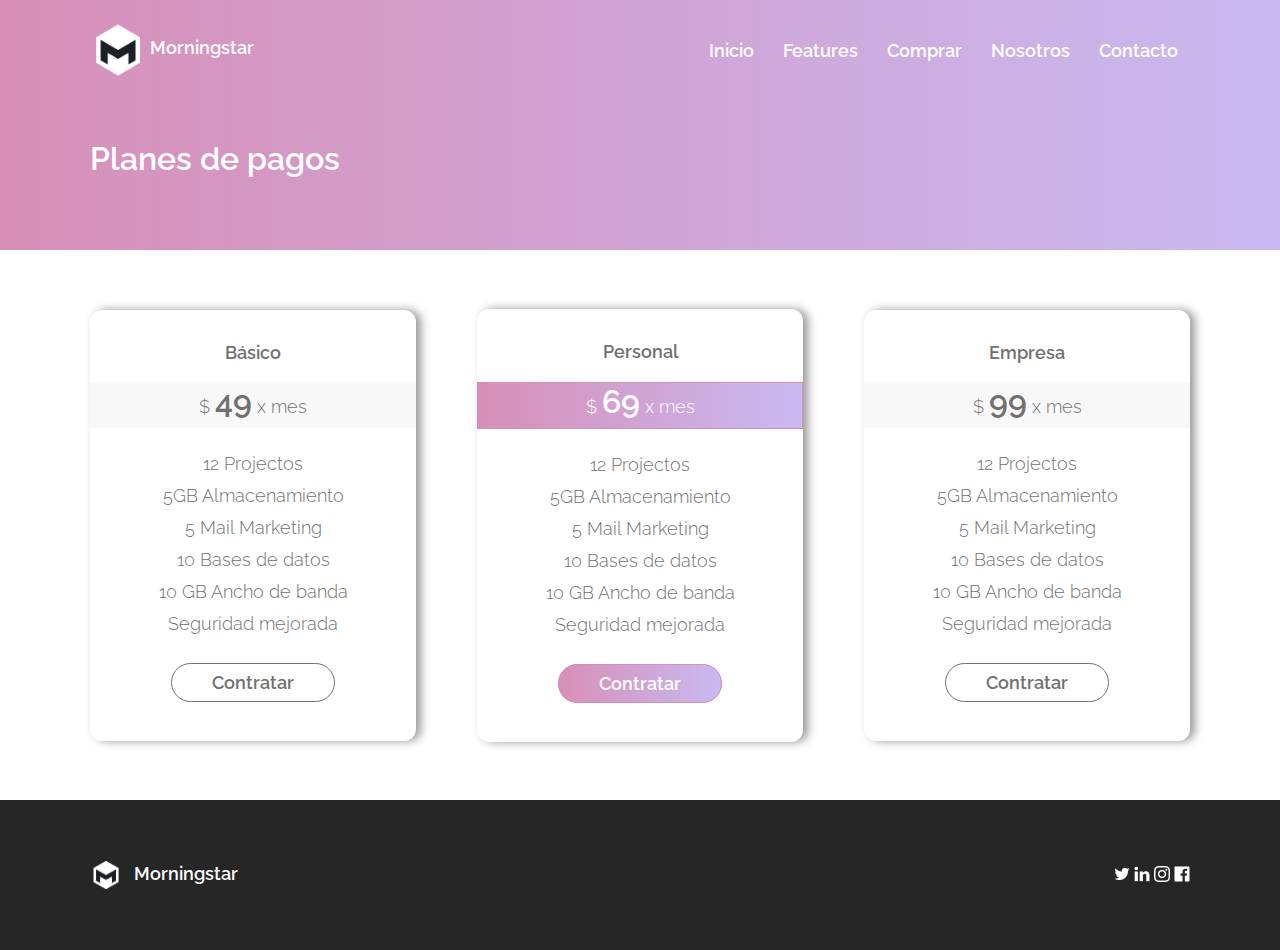
<file: comprar.html>
<!DOCTYPE html>
<html lang="en">
<head>
    <meta charset="UTF-8">
    <meta http-equiv="X-UA-Compatible" content="IE=edge">
    <meta name="viewport" content="width=device-width, initial-scale=1.0">
    <title>Morningstar</title>
</head>
<link rel="stylesheet" href="css/styles.css">
<body>
    <header>
        <div>
             <!-- MARCA ##############################-->
            <a href="index.html"> 
                <img src="css/imgs/m-iso.png" alt="Logo de Morningstar">
                Morningstar
            </a>
             <!-- NAVEGACIÓN ##########################3-->
            <nav>
                <a href="index.html">Inicio</a>
                <a href="features.html">Features</a>
                <a href="comprar.html">Comprar</a>
                <a href="nosotros.html">Nosotros</a>
                <a href="contacto.html">Contacto</a>
            </nav>

        </div>

        <h1>Planes de pagos</h1>

    </header>
    <main>

        <section id="planes">
            <article>
                <h2>Básico</h2>
                <div>
                    $ <span>49</span> x mes
                </div> 
                <ul>
                    <li>12 Projectos</li>
                    <li>5GB Almacenamiento</li>
                    <li>5 Mail Marketing</li>
                    <li>10 Bases de datos</li>
                    <li>10 GB Ancho de banda</li>
                    <li>Seguridad mejorada</li>
                </ul>
                <a href="#">Contratar</a>
            </article>
            <article id="destacado">
                <h2>Personal</h2>
                <div>
                    $ <span>69</span> x mes
                </div> 
                <ul>
                    <li>12 Projectos</li>
                    <li>5GB Almacenamiento</li>
                    <li>5 Mail Marketing</li>
                    <li>10 Bases de datos</li>
                    <li>10 GB Ancho de banda</li>
                    <li>Seguridad mejorada</li>
                </ul>
                <a href="#">Contratar</a>
            </article>
            <article>
                <h2>Empresa</h2>
                <div>
                    $ <span>99</span> x mes
                </div> 
                <ul>
                    <li>12 Projectos</li>
                    <li>5GB Almacenamiento</li>
                    <li>5 Mail Marketing</li>
                    <li>10 Bases de datos</li>
                    <li>10 GB Ancho de banda</li>
                    <li>Seguridad mejorada</li>
                </ul>
                <a href="#">Contratar</a>
            </article>
        </section>

    </main>
    <footer>
         <!-- LOGO FOOTER ##############################-->
        <div id="contenido-footer">
            
                <a href="index.html" id="logo-footer"> 
                    <img src="css/imgs/m-iso.png" alt="Logo de Morningstar">
                    Morningstar
                </a>


             <!-- REDES SOCIALES ################################-->
            <div>
                <a href="#" target="_blank">
                    <img src="css/imgs/twitter-w.png" alt="Logo de Twitter">
                </a>
                <a href="#" target="_blank">
                    <img src="css/imgs/linkedin-w.png" alt="Logo de Facebook">
                </a>
                <a href="#" target="_blank">
                    <img src="css/imgs/instagram-w.png" alt="Logo de Instagram">
                </a>
                <a href="#" target="_blank">
                    <img src="css/imgs/facebook-w.png" alt="Logo de Facebook">
                </a>
            </div>
    
        </div>

    </footer>
</body>
</html>
</file>
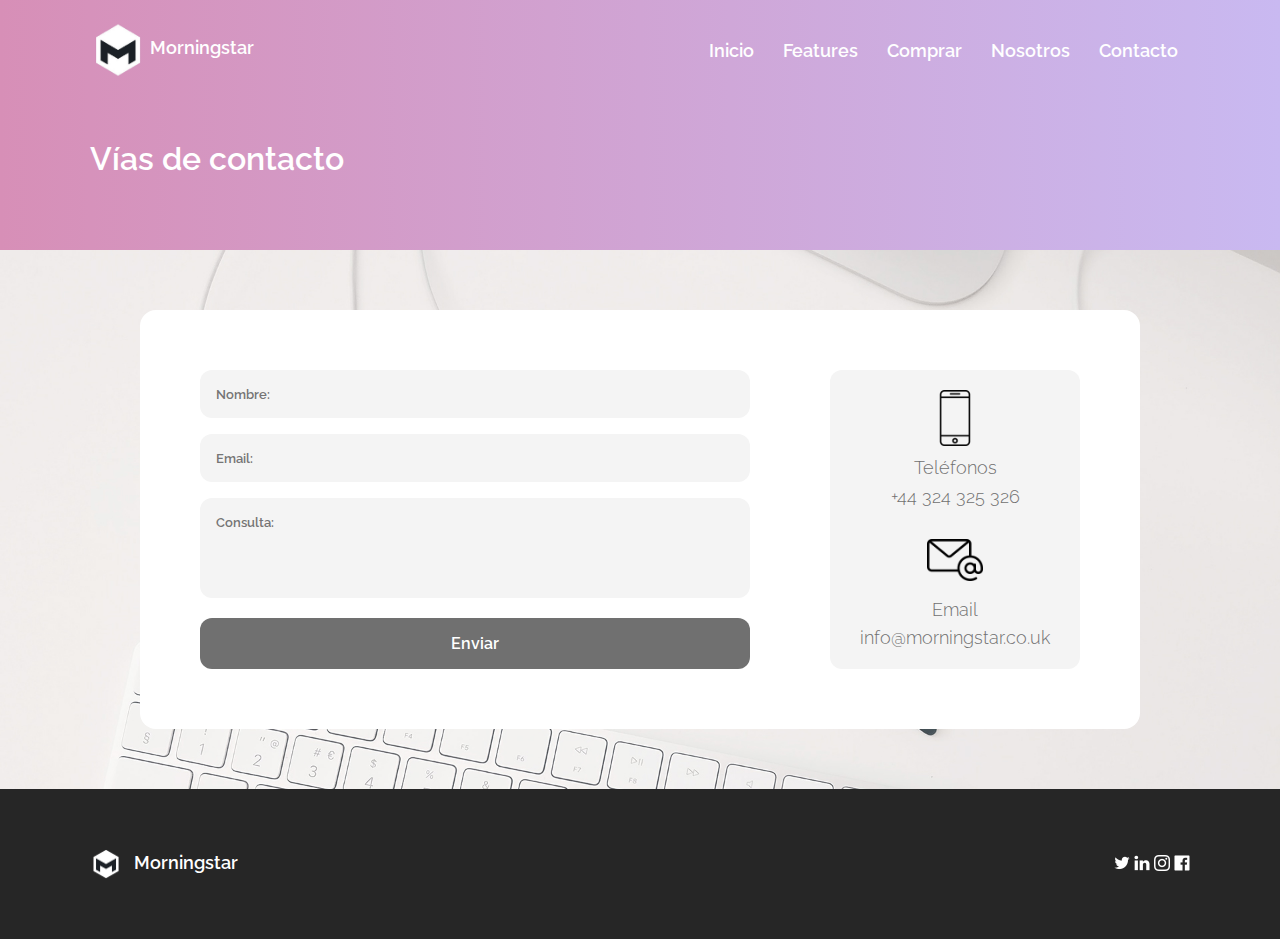
<file: contacto.html>
<!DOCTYPE html>
<html lang="en">
<head>
    <meta charset="UTF-8">
    <meta http-equiv="X-UA-Compatible" content="IE=edge">
    <meta name="viewport" content="width=device-width, initial-scale=1.0">
    <title>Morningstar</title>
</head>
<link rel="stylesheet" href="css/styles.css">
<body>
    <header>
        <div>
             <!-- MARCA ##############################-->
            <a href="index.html"> 
                <img src="css/imgs/m-iso.png" alt="Logo de Morningstar">
                Morningstar
            </a>
             <!-- NAVEGACIÓN ##########################3-->
            <nav>
                <a href="index.html">Inicio</a>
                <a href="features.html">Features</a>
                <a href="comprar.html">Comprar</a>
                <a href="nosotros.html">Nosotros</a>
                <a href="contacto.html">Contacto</a>
            </nav>

        </div>

        <h1>Vías de contacto</h1>

    </header>
    <main id="fondo-contacto">

        <section>
            <form action="">
                <input type="text" placeholder="Nombre:"> <!--- placeholder es un texto que aparece como guía para el usuario, pero no se envía, se borra cuando el usuario pone algo -->
    
                <input type="email" placeholder="Email:">

                <textarea placeholder="Consulta:"></textarea> <!-- cold y rows lo borramos y lo hacemos en CSS porque es estética-->

                <button>Enviar</button>
            </form>

            <div>
                <img src="css/imgs/smartphone.png" alt="">
                Teléfonos 
                <a href="tel:+44 324 325 326">+44 324 325 326</a>

                <img src="css/imgs/email.png" alt="">
                Email <br>
                <a href="mailto:info@morningstar.co.uk">info@morningstar.co.uk</a>
            </div>
        </section>

    </main>
    <footer>
         <!-- LOGO FOOTER ##############################-->
        <div id="contenido-footer">
            
                <a href="index.html" id="logo-footer"> 
                    <img src="css/imgs/m-iso.png" alt="Logo de Morningstar">
                    Morningstar
                </a>


             <!-- REDES SOCIALES ################################-->
            <div>
                <a href="#" target="_blank">
                    <img src="css/imgs/twitter-w.png" alt="Logo de Twitter">
                </a>
                <a href="#" target="_blank">
                    <img src="css/imgs/linkedin-w.png" alt="Logo de Facebook">
                </a>
                <a href="#" target="_blank">
                    <img src="css/imgs/instagram-w.png" alt="Logo de Instagram">
                </a>
                <a href="#" target="_blank">
                    <img src="css/imgs/facebook-w.png" alt="Logo de Facebook">
                </a>
            </div>
    
        </div>

    </footer>
</body>
</html>
</file>
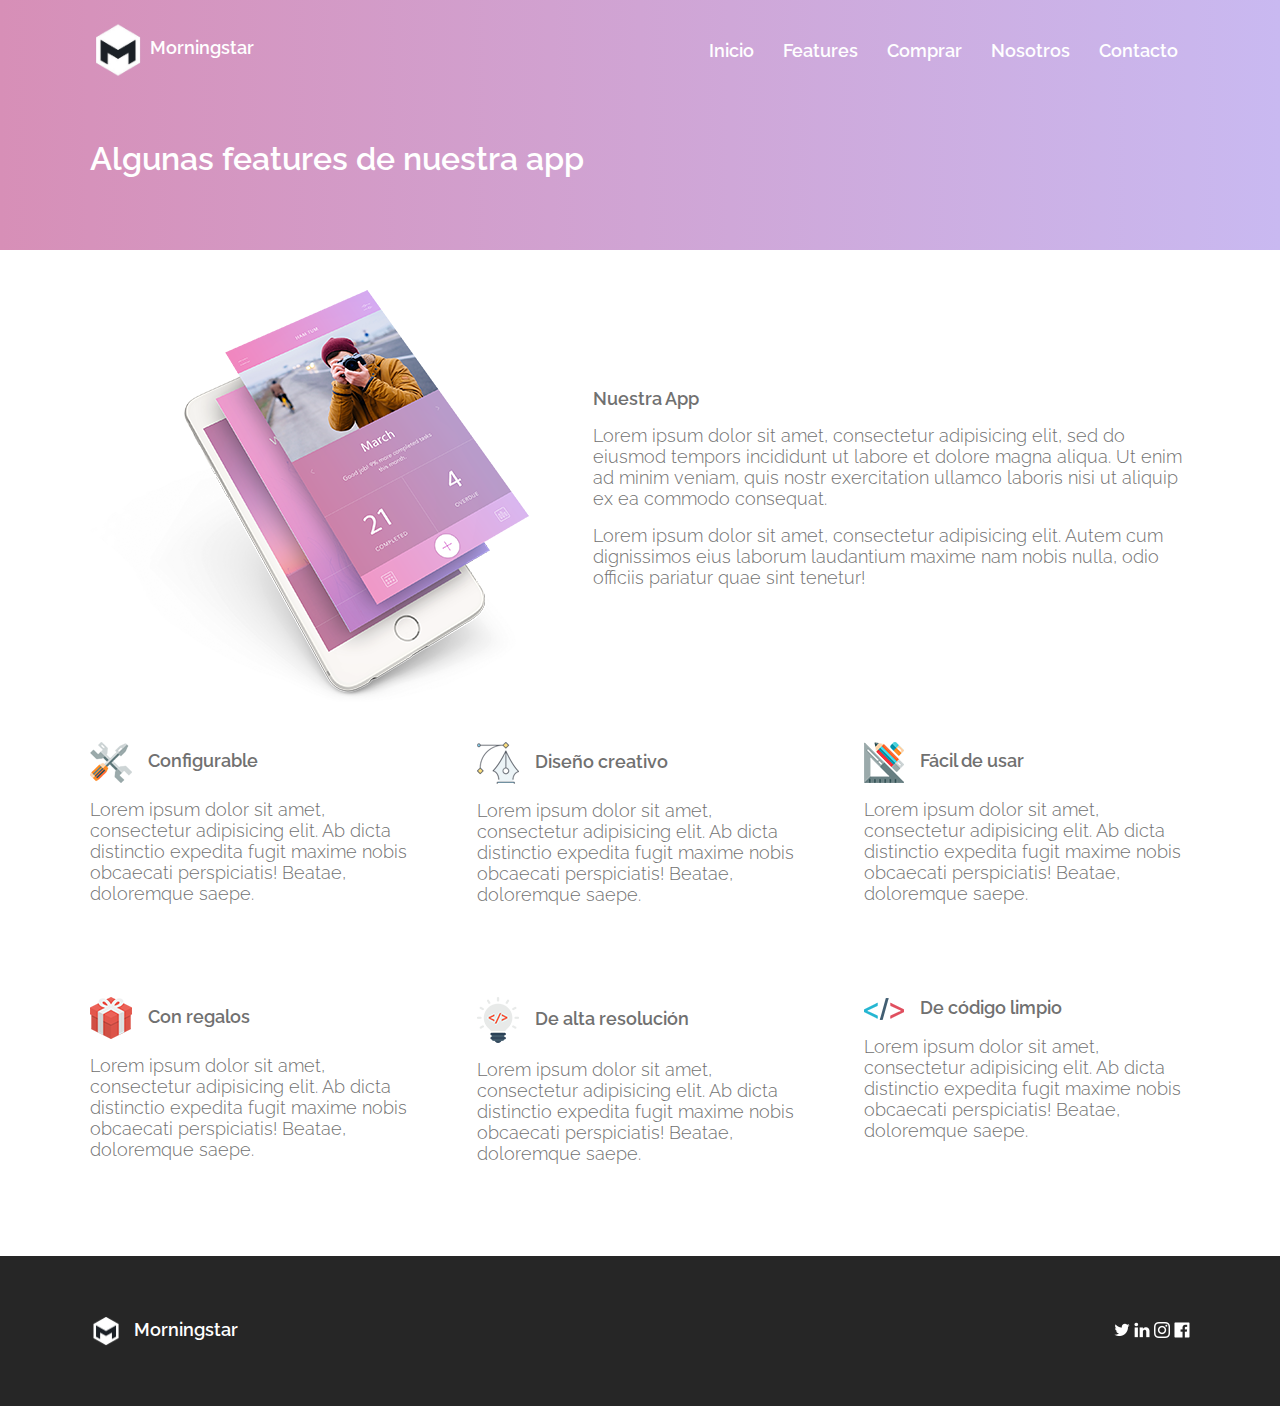
<file: features.html>
<!DOCTYPE html>
<html lang="en">
<head>
    <meta charset="UTF-8">
    <meta http-equiv="X-UA-Compatible" content="IE=edge">
    <meta name="viewport" content="width=device-width, initial-scale=1.0">
    <title>Morningstar</title>
</head>
<link rel="stylesheet" href="css/styles.css">
<body>
    <header>
        <div>
             <!-- MARCA ##############################-->
            <a href="index.html"> 
                <img src="css/imgs/m-iso.png" alt="Logo de Morningstar">
                Morningstar
            </a>
             <!-- NAVEGACIÓN ##########################3-->
            <nav>
                <a href="index.html">Inicio</a>
                <a href="features.html">Features</a>
                <a href="comprar.html">Comprar</a>
                <a href="nosotros.html">Nosotros</a>
                <a href="contacto.html">Contacto</a>
            </nav>

        </div>

        <h1>Algunas features de nuestra app</h1>

    </header>

    <main>
        <section id="nuestraApp">
            <img src="css/imgs/nuestr-app.png" alt="">
            <div>
                <h2>Nuestra App</h2>
                    <p>
                        Lorem ipsum dolor sit amet, consectetur adipisicing elit, sed do eiusmod tempors incididunt ut labore et dolore magna aliqua. Ut enim ad minim veniam, quis nostr exercitation ullamco laboris nisi ut aliquip ex ea commodo consequat.
                    </p>
                    <p>
                        Lorem ipsum dolor sit amet, consectetur adipisicing elit. Autem cum dignissimos eius laborum laudantium maxime nam nobis nulla, odio officiis pariatur quae sint tenetur!
                    </p>
            </div>
        </section>

        <section id="features">
            <article>
                <h2>
                    <img src="css/imgs/icon-01.png" alt="">
                    Configurable
                </h2>
                <p>Lorem ipsum dolor sit amet, consectetur adipisicing elit. Ab dicta distinctio expedita fugit maxime nobis obcaecati perspiciatis! Beatae, doloremque saepe.
                </p>
            </article>
            <article>
                <h2>
                    <img src="css/imgs/icon-02.png" alt="">
                    Diseño creativo
                </h2>
                <p>Lorem ipsum dolor sit amet, consectetur adipisicing elit. Ab dicta distinctio expedita fugit maxime nobis obcaecati perspiciatis! Beatae, doloremque saepe.
                </p>
            </article>
            <article>
                <h2>
                    <img src="css/imgs/icon-03.png" alt="">
                    Fácil de usar
                </h2>
                <p>Lorem ipsum dolor sit amet, consectetur adipisicing elit. Ab dicta distinctio expedita fugit maxime nobis obcaecati perspiciatis! Beatae, doloremque saepe.
                </p>
            </article> 
            <article>
                <h2>
                    <img src="css/imgs/icon-04.png" alt="">
                    Con regalos
                </h2>
                <p>Lorem ipsum dolor sit amet, consectetur adipisicing elit. Ab dicta distinctio expedita fugit maxime nobis obcaecati perspiciatis! Beatae, doloremque saepe.
                </p>
            </article>
            <article>
                <h2>
                    <img src="css/imgs/icon-05.png" alt="">
                    De alta resolución
                </h2>
                <p>Lorem ipsum dolor sit amet, consectetur adipisicing elit. Ab dicta distinctio expedita fugit maxime nobis obcaecati perspiciatis! Beatae, doloremque saepe.
                </p>
            </article>
            <article>
                <h2>
                    <img src="css/imgs/icon-06.png" alt="">
                    De código limpio
                </h2>
                <p>Lorem ipsum dolor sit amet, consectetur adipisicing elit. Ab dicta distinctio expedita fugit maxime nobis obcaecati perspiciatis! Beatae, doloremque saepe.
                </p>
            </article>
        </section>
    </main>

    <footer>
         <!-- LOGO FOOTER ##############################-->
        <div id="contenido-footer">
            
                <a href="index.html" id="logo-footer"> 
                    <img src="css/imgs/m-iso.png" alt="Logo de Morningstar">
                    Morningstar
                </a>


             <!-- REDES SOCIALES ################################-->
            <div>
                <a href="#" target="_blank">
                    <img src="css/imgs/twitter-w.png" alt="Logo de Twitter">
                </a>
                <a href="#" target="_blank">
                    <img src="css/imgs/linkedin-w.png" alt="Logo de Facebook">
                </a>
                <a href="#" target="_blank">
                    <img src="css/imgs/instagram-w.png" alt="Logo de Instagram">
                </a>
                <a href="#" target="_blank">
                    <img src="css/imgs/facebook-w.png" alt="Logo de Facebook">
                </a>
            </div>
    
        </div>

    </footer>
</body>
</html>
</file>
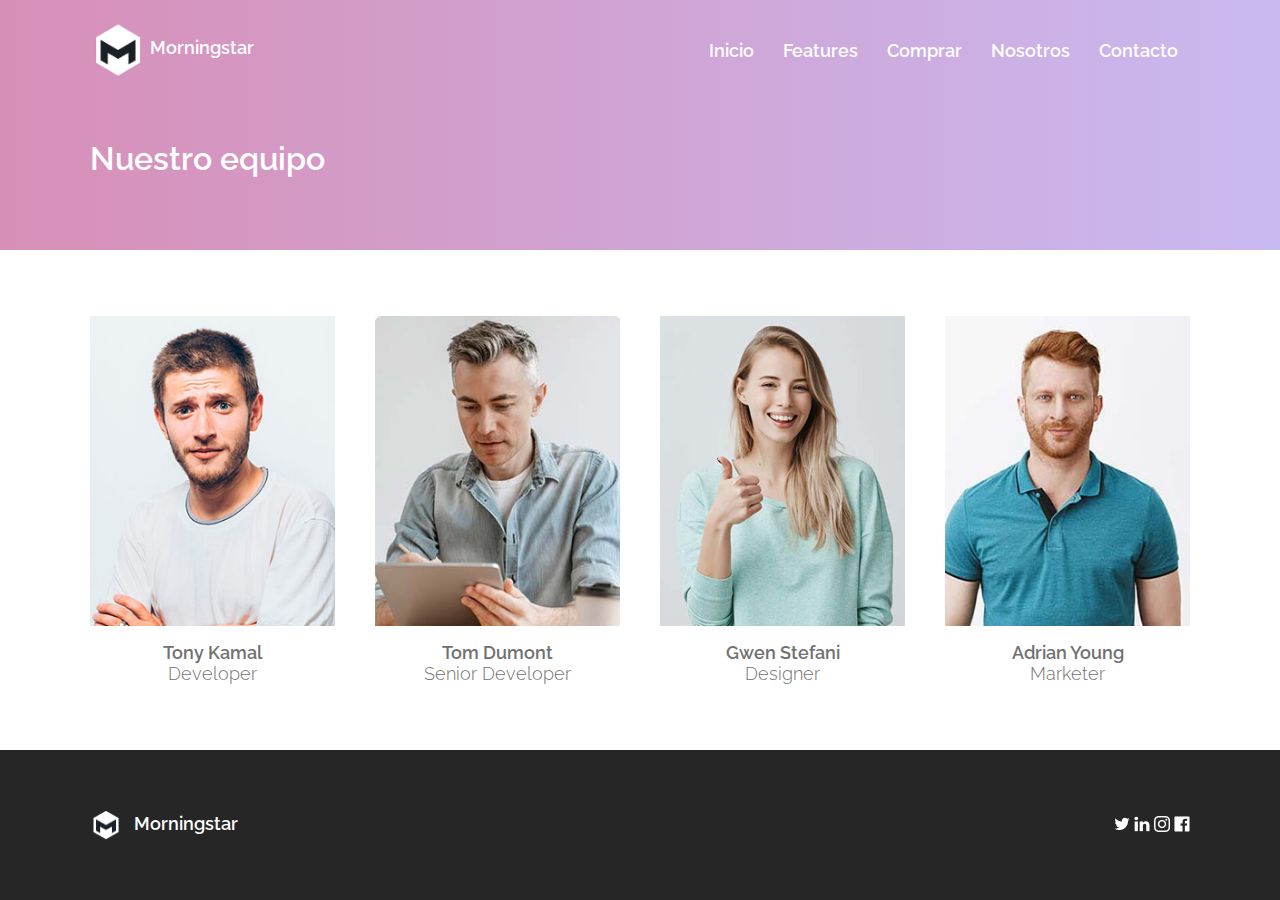
<file: nosotros.html>
<!DOCTYPE html>
<html lang="en">
<head>
    <meta charset="UTF-8">
    <meta http-equiv="X-UA-Compatible" content="IE=edge">
    <meta name="viewport" content="width=device-width, initial-scale=1.0">
    <title>Morningstar</title>
</head>
<link rel="stylesheet" href="css/styles.css">
<body>
    <header>
        <div>
             <!-- MARCA ##############################-->
            <a href="index.html"> 
                <img src="css/imgs/m-iso.png" alt="Logo de Morningstar">
                Morningstar
            </a>
             <!-- NAVEGACIÓN ##########################3-->
            <nav>
                <a href="index.html">Inicio</a>
                <a href="features.html">Features</a>
                <a href="comprar.html">Comprar</a>
                <a href="nosotros.html">Nosotros</a>
                <a href="contacto.html">Contacto</a>
            </nav>

        </div>

        <h1>Nuestro equipo</h1>

    </header>
    <main>
        <section id="nosotros">
        <div>
            <img src="css/imgs/team-1.png" alt="">
            <h2>Tony Kamal</h2>
            <span>Developer</span>
        </div>
        <div>
            <img src="css/imgs/team2.jpg" alt="">
            <h2>Tom Dumont</h2>
            <span>Senior Developer</span>
        </div>
        <div>
            <img src="css/imgs/team3.jpg" alt="">
            <h2>Gwen Stefani</h2>
            <span>Designer</span>
        </div>
        <div>
            <img src="css/imgs/team4.jpg" alt="">
            <h2>Adrian Young</h2>
            <span>Marketer</span>
        </div>
        </section>
        
    </main>
    <footer>
         <!-- LOGO FOOTER ##############################-->
        <div id="contenido-footer">
            
                <a href="index.html" id="logo-footer"> 
                    <img src="css/imgs/m-iso.png" alt="Logo de Morningstar">
                    Morningstar
                </a>


             <!-- REDES SOCIALES ################################-->
            <div>
                <a href="#" target="_blank">
                    <img src="css/imgs/twitter-w.png" alt="Logo de Twitter">
                </a>
                <a href="#" target="_blank">
                    <img src="css/imgs/linkedin-w.png" alt="Logo de Facebook">
                </a>
                <a href="#" target="_blank">
                    <img src="css/imgs/instagram-w.png" alt="Logo de Instagram">
                </a>
                <a href="#" target="_blank">
                    <img src="css/imgs/facebook-w.png" alt="Logo de Facebook">
                </a>
            </div>
    
        </div>

    </footer>
</body>
</html>
</file>
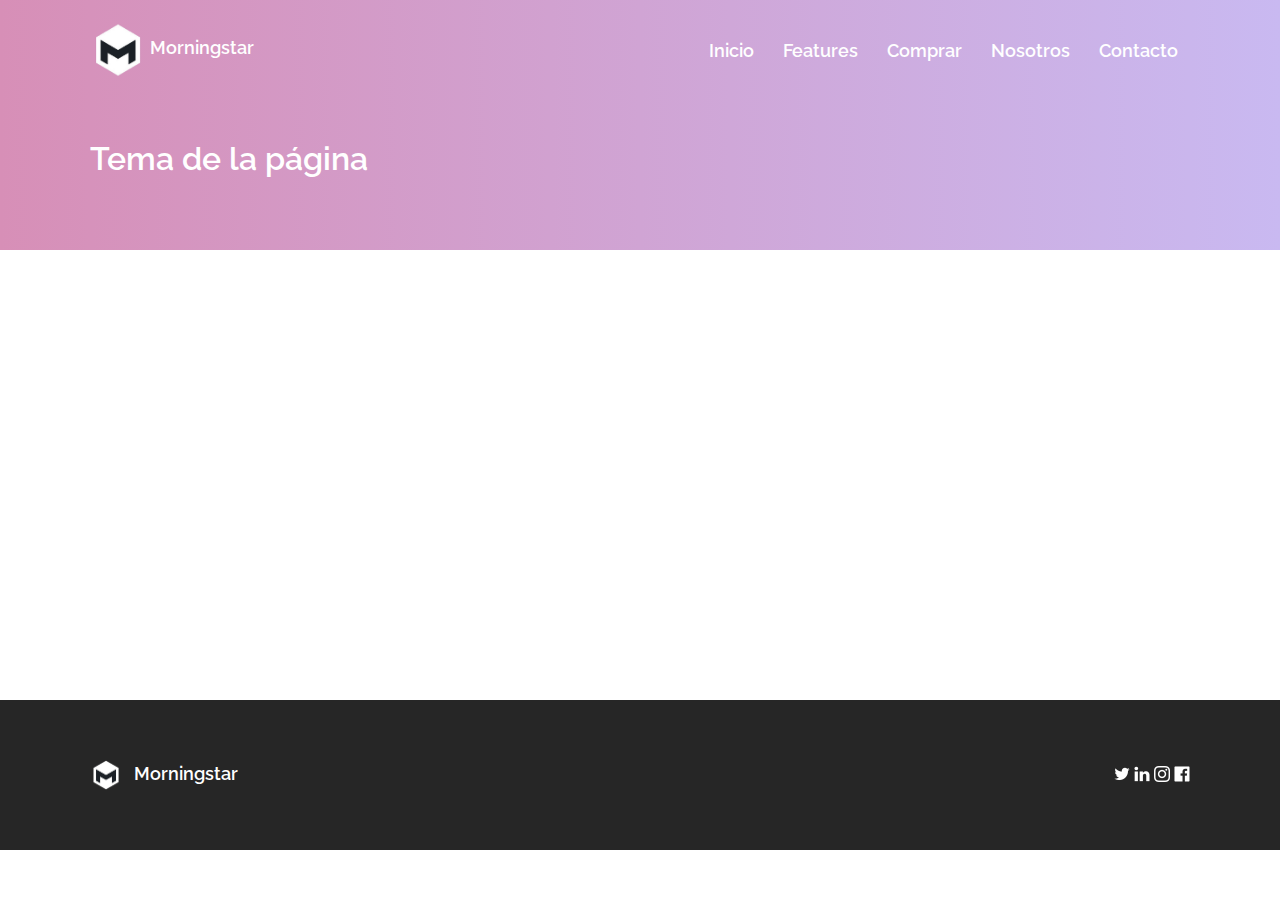
<file: plantilla.html>
<!DOCTYPE html>
<html lang="en">
<head>
    <meta charset="UTF-8">
    <meta http-equiv="X-UA-Compatible" content="IE=edge">
    <meta name="viewport" content="width=device-width, initial-scale=1.0">
    <title>Morningstar</title>
</head>
<link rel="stylesheet" href="css/styles.css">
<body>
    <header>
        <div>
             <!-- MARCA ##############################-->
            <a href="index.html"> 
                <img src="css/imgs/m-iso.png" alt="Logo de Morningstar">
                Morningstar
            </a>
             <!-- NAVEGACIÓN ##########################3-->
            <nav>
                <a href="index.html">Inicio</a>
                <a href="features.html">Features</a>
                <a href="comprar.html">Comprar</a>
                <a href="nosotros.html">Nosotros</a>
                <a href="contacto.html">Contacto</a>
            </nav>

        </div>

        <h1>Tema de la página</h1>

    </header>
    <main>

    </main>
    <footer>
         <!-- LOGO FOOTER ##############################-->
        <div id="contenido-footer">
            
                <a href="index.html" id="logo-footer"> 
                    <img src="css/imgs/m-iso.png" alt="Logo de Morningstar">
                    Morningstar
                </a>


             <!-- REDES SOCIALES ################################-->
            <div>
                <a href="#" target="_blank">
                    <img src="css/imgs/twitter-w.png" alt="Logo de Twitter">
                </a>
                <a href="#" target="_blank">
                    <img src="css/imgs/linkedin-w.png" alt="Logo de Facebook">
                </a>
                <a href="#" target="_blank">
                    <img src="css/imgs/instagram-w.png" alt="Logo de Instagram">
                </a>
                <a href="#" target="_blank">
                    <img src="css/imgs/facebook-w.png" alt="Logo de Facebook">
                </a>
            </div>
    
        </div>

    </footer>
</body>
</html>
</file>
<file: css/styles.css>
@import url('https://fonts.googleapis.com/css2?family=Raleway:wght@300;400;600&display=swap');

*{
    margin: 0;
    padding: 0;
    box-sizing: border-box;
}
/* GLOBALES ########################################*/
a{
    text-decoration: none;
}
h1{
    font-size: 32px;
    font-weight: 600;
    color: #fff;
    width: 1100px;
    margin: 48px auto;
}
h2{
    font-size: 18px;
    font-weight: 600;
}
p{
    margin: 16px 0;
}

body{
    font-family: Raleway, sans-serif;
    font-size: 18px;
    font-weight: 300;
    color: #707070;
}

header{
    min-height: 250px; /* altura mínima */
    background: rgb(215,143,183);
    background: linear-gradient(90deg, rgba(215,143,183,1) 0%, rgba(201,185,241,1) 100%);
}

    header div{
        height: 100px;
        display: flex;
        flex-wrap: wrap;
        justify-content: space-between;
        align-items: center; /* centra el contenido de la barra de navegación en vertical, pero no afecta al nombre de la página porque eso está contenido dentro de un a */
        margin: auto;
        width: 1100px;
    }

    header a{
        color: #fff;
        font-weight: 600;
    }

    header a img{
        width: 56px;
        vertical-align: middle; /* esto es para que el texto de al lado del logo que dice el nombre de la página, quede centrado. No se centra con align-items:center */
    }

    header nav a{
        padding: 12px;
    }

    header section{
        width: 1100px;
        margin: auto;
        display: flex;
    }

    header section h1{
        margin: 0 0 24px 0;
    }

    header section div{
        width: 630px;
        color: #fff;
        justify-content: space-evenly;
    }

    header section img{
        margin: 69px 120px 50px 95px;
    }

    .descarga{
        border: 1px solid #fff;
        padding: 16px 56px;
        border-radius: 36px; /* esto no va más allá de 36px, o sea puedo poner un número más grande pero no habrá diferencia. Sino puedo usar con % (ej: 100% pone un óbalo */
        margin-top: 48px;
        font-weight: 300;
        text-align: center;
        width: 248px;
        transition: .3s; /* número expresado en segundos o milisegundos (300ms). Esto es que haya un delay cuando cambia de estado (en este caso el cambio es el .descarga:hover y tambíen se puede poner ahí */
    }

    .descarga:hover{
        color: #D596C0;
        background-color: #fff;
    }

    .fa-brands{
        font-size: 20px;
    }

h1{
    color: #fff;
    font-weight: 600;
    font-size: 32px;
    width: 1100px;
    margin: 40px auto; /* el margin-top queda con 40px, y el resto queda en auto */
}

/* MAIN ##########################################*/
main{
    min-height: 450px;
    width: 1100px;
    margin: auto;
}

    #contenido-index{
        height: 448px;
        display: flex;
        align-items: center; /* eje y */
    }

    #contenido-index img{
        width: 72px;
    }

    #contenido-index article{
        text-align: center; /* alinea el texto en el eje x */
    }

    #contenido-index article h2{
        margin: 28px 0;
        font-size: 18px;
        font-weight: 600;
    }

/* NUESTRA APP ###############################*/
#nuestraApp{
    margin-top: 40px;
    display: flex;
    align-items: center;
}

    #nuestraApp h2, #nuestraApp p{
        display: flex;
        margin-left: 64px;
    }

/* FEATURES ###################################### */
#features{
    display: flex;
    justify-content: space-between;
    flex-wrap: wrap;  /* para que queden 2 filas de 3, respeta los anchos */
    margin-top: 40px;
}

    #features article{
        width: 326px;
        margin-bottom: 76px;
    }

    #features article h2 img{
        vertical-align: middle;
        margin-right: 12px;
    }

/* PLANES DE PAGO ############################### */
#planes{
    height: 550px;
    display: flex;
    justify-content: space-between;
    align-items: center;
}    

    #planes article{
        width: 326px;
        text-align: center;
        border-radius: 12px;
        box-shadow: 5px 0px 10px #999; /* 5px: arriba a la derecha/ 0px: abajo a la izquierda / 10px: valor de la sombra / #999: color de la sombra */
        padding-bottom: 48px;
    }

    #planes h2{
        margin-top: 32px;
    }

    #planes div{
        background-color: #F8F8F8;
        margin: 20px 0;
        padding-bottom: 8px;
    }

    #planes div span{
        font-size: 32px;
        font-weight: 600;
    }

    #planes article ul{
        list-style: none;
        margin-bottom: 32px;
    }
    
    #planes li{
        line-height: 32px; /* es el interlineado, tambíen se puede hacer con margin */
    }

    #planes a{
        color: #707070;
        border: solid 1px #707070; /* 6px es el ancho del borde, la curvatura es border-radious */
        padding: 8px 40px;
        border-radius: 36px;
        font-weight: 600;
    }

    #planes a:hover{
        color: #fff;
        background-color: #262626;
    }

    #destacado div, #destacado a{
        background: #D596C0;
        color: #fff;
        background: linear-gradient(90deg, rgba(215,143,183,1) 0%, rgba(201,185,241,1) 100%);
        border: rgb(215,143,183) 1px solid;
    }

    #destacado a:hover{
        background-color: rgb(215,143,183);
        background: linear-gradient(90deg, rgba(215,143,183,1) 100%, rgba(201,185,241,1) 0%); /* cambio los porentajes para que el degradado cambie de lugar con el hover. Queda feo, es solo para aprender */
    }

/* NOSOTROS ############################################ */
#nosotros{
    display: flex ;
    justify-content: space-between;
    height: 500px;
    align-items: center;
    text-align: center;
}

    #nosotros div img{
        width: 245px;
        height: 310px;
        margin-bottom: 12px;
    }

    #nosotros div img:hover{
        width: 275px;
        height: 340px;
        transition-duration: 0.3s; /* la imagen se agranda de a poquito y no inmediatamente */
    }
    
/* CONTACTO FORM ######################################## */
#fondo-contacto{
    width: 100%; /* para que el main, solo aca y no en todas las páginas, ocupe todo el ancho disponible */
    background-image: url(imgs/bg-contacto.jpg);
    background-size: cover; /* para que la imagen se vea toda */
    padding: 60px 0; /* pongo padding para que el section se separe del header, porque no funciona si pongo margin-top en #fondo-contacto section (hay varias maneras de hacer lo mismo */
}

    #fondo-contacto section{
        width: 1000px;
        margin: auto;
        background-color: #fff;
        display: flex;
        padding: 60px;
        border-radius: 16px;
        justify-content: space-between;
    }   

    #fondo-contacto form{
        width: 550px;
    }

    #fondo-contacto input, 
    #fondo-contacto button, 
    #fondo-contacto textarea{
        width: 100%;
        border-radius: 12px;
        border:none;
        padding: 16px;
        font-weight: 600;
        font-family: Raleway;
    }
    
    #fondo-contacto input, 
    #fondo-contacto textarea{
        background-color: #F4F4F4 ;
        margin-bottom: 16px;
        color: #707070;
    }
    
    #fondo-contacto textarea{
        height: 100px;
        resize: none;
    }

    #fondo-contacto button{
        background-color: #707070;
        color: #fff;
        font-size: 16px;
    }

    #fondo-contacto button:hover{
        background-color: #444444;
        transition: 0.3s;
    }

    #fondo-contacto div{
        width: 250px;
        background-color: #F4F4F4;
        border-radius: 12px;
        display: flex;
        flex-direction: column; /* invierte el eje */
        align-items: center;
        line-height: 1.6;
    }

    #fondo-contacto div img{
        width: 72px;
        /* border: 1px solid #707070;
        border-radius: 36px;
        padding: 8px;  ---> eso es un intento por ponerle borde a la imagen desde el css, que no siempre queda bien. En este caso queda mal y es más fácil y mejor editar la imagen por afuera y después insertarla */
        padding: 8px;
        margin-top: 12px;
    }

    #fondo-contacto div a{
        color: #707070;
        padding: bottom 16px;
    }
    

/* FOOTER ############################################# */
footer{
    background-color: #262626;
}

    footer a img{
        width: 32px;
    }

    #contenido-footer{
        width: 1100px;
        margin: auto;
        height: 150px;
        display: flex;
        justify-content: space-between;
        align-items: center;
    }

    #contenido-footer a{
        color: #fff;
        font-weight: 600;
    }

    #logo-footer img{
        width: 32px;
        margin-right: 8px;
        vertical-align: middle;
    }

    footer div a img{
        width: 16px;
    }
</file>
